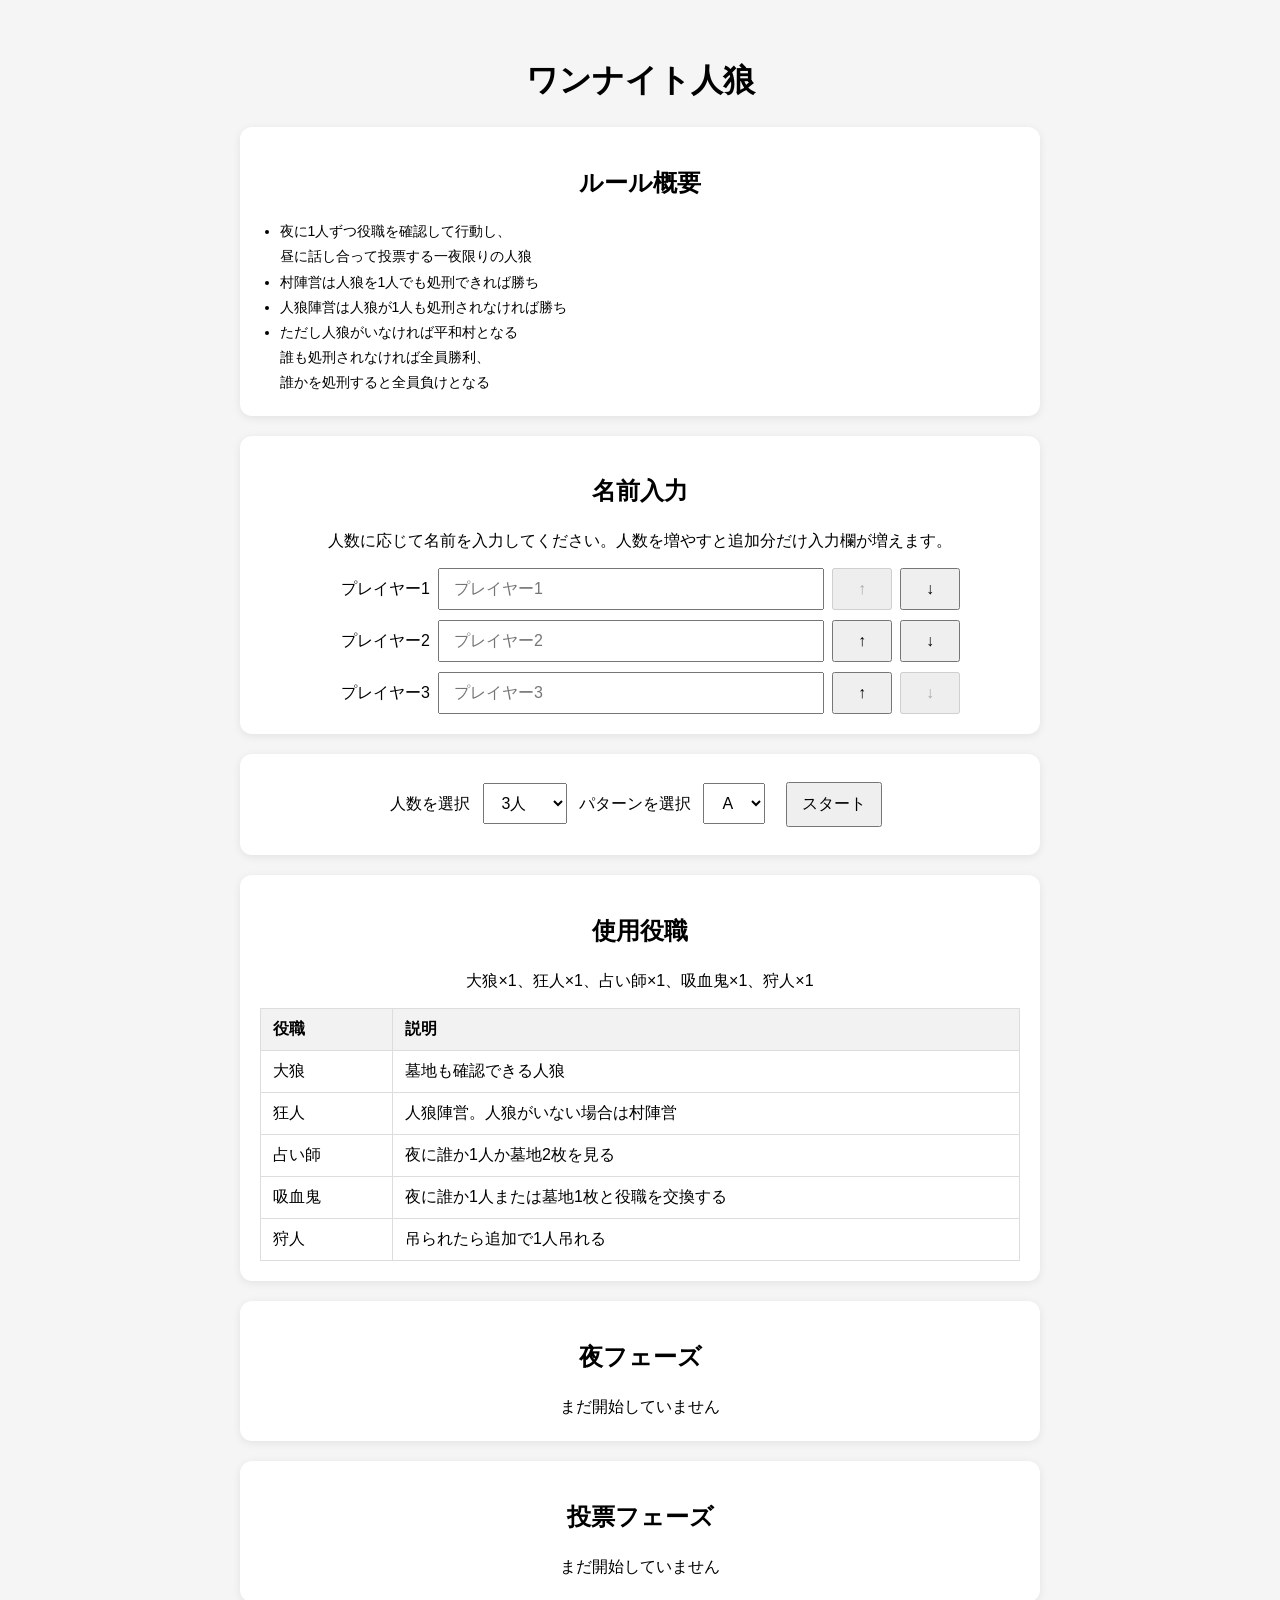
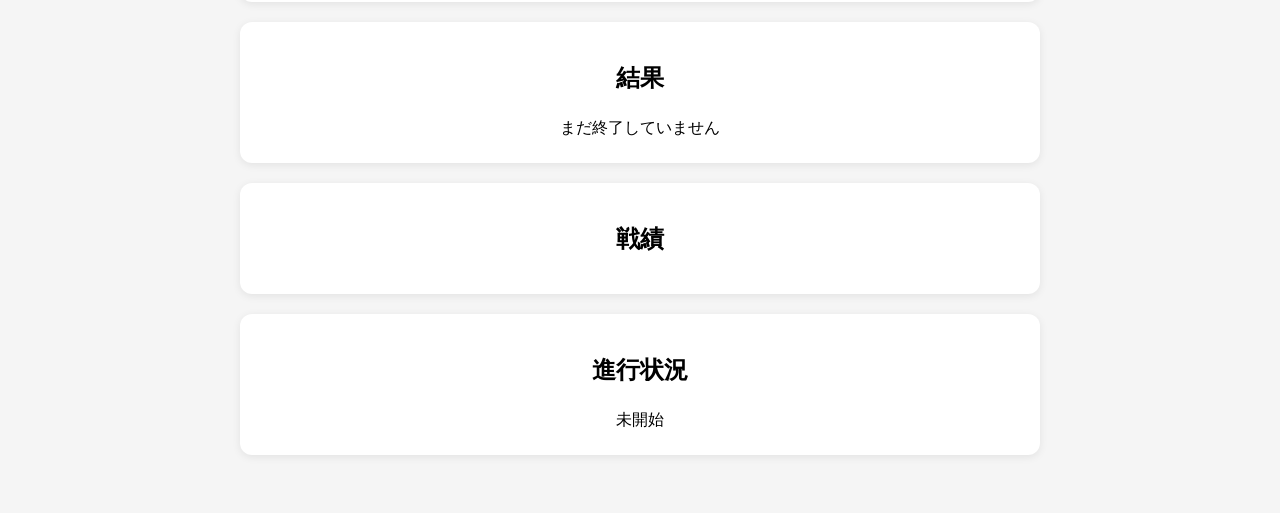
<file: index.html>
<!DOCTYPE html>
<html lang="ja">
<head>
  <meta charset="UTF-8" />
  <meta name="viewport" content="width=device-width, initial-scale=1.0" />
  <title>ワンナイト人狼</title>
  <link rel="stylesheet" href="style.css" />
</head>
<body>
  <h1>ワンナイト人狼</h1>

  <div class="box">
    <h2>ルール概要</h2>
    <ul id="ruleSummary">
      <li>夜に1人ずつ役職を確認して行動し、<br>昼に話し合って投票する一夜限りの人狼</li>
      <li>村陣営は人狼を1人でも処刑できれば勝ち</li>
      <li>人狼陣営は人狼が1人も処刑されなければ勝ち</li>
      <li>ただし人狼がいなければ平和村となる<br>誰も処刑されなければ全員勝利、<br>誰かを処刑すると全員負けとなる</li>
    </ul>
  </div>

  <div class="box">
    <h2>名前入力</h2>
    <p id="nameInputGuide">人数に応じて名前を入力してください。人数を増やすと追加分だけ入力欄が増えます。</p>
    <div id="nameInputs"></div>
  </div>

  <div class="box">
    <label for="playerCount">人数を選択</label>
    <select id="playerCount">
      <option value="2">2人</option>
      <option value="3" selected>3人</option>
      <option value="4">4人</option>
      <option value="5">5人</option>
      <option value="6">6人</option>
      <option value="7">7人</option>
      <option value="8">8人</option>
      <option value="9">9人</option>
      <option value="10">10人</option>
    </select>

    <label for="patternSelect">パターンを選択</label>
    <select id="patternSelect"></select>

    <button id="startBtn">スタート</button>
  </div>

  <div class="box hidden" id="manualRoleBox">
    <h2>配役設定（X）</h2>
    <div id="manualRoleInputs"></div>
    <p id="manualRoleCount">0 / 0</p>
  </div>

  <div class="box">
    <h2>使用役職</h2>
    <p id="roleCountLine">まだ決定していません</p>
    <div id="roleDescriptionWrap" class="table-wrap hidden"></div>
  </div>

  <div class="box">
    <h2>夜フェーズ</h2>
    <p id="nightStatus">まだ開始していません</p>

    <div id="nightActionArea" class="night-action-area hidden">
      <p id="nightRoleText"></p>
      <p id="nightDetail"></p>
      <div id="nightButtons"></div>
      <button id="nightConfirmBtn" class="hidden">確認して次へ</button>
    </div>
  </div>

  <div class="box">
    <h2>投票フェーズ</h2>
    <p id="voteStatus">まだ開始していません</p>
    <button id="startVoteBtn" class="hidden">投票フェーズを開始</button>

    <div id="voteActionArea" class="hidden">
      <div id="voteButtons"></div>
      <p id="voteResult"></p>
      <button id="voteNextBtn" class="hidden">確認して次へ</button>
    </div>
  </div>

  <div class="box">
    <h2>結果</h2>
    <p id="resultHeadline">まだ終了していません</p>
    <p id="resultMeta"></p>
    <div id="resultTableWrap" class="table-wrap hidden"></div>
  </div>

  <div class="box">
    <h2>戦績</h2>
    <div id="statsTableWrap" class="table-wrap hidden"></div>
  </div>

  <div class="box">
    <h2>進行状況</h2>
    <p id="progressText">未開始</p>
  </div>

  <script src="script.js"></script>
</body>
</html>
</file>
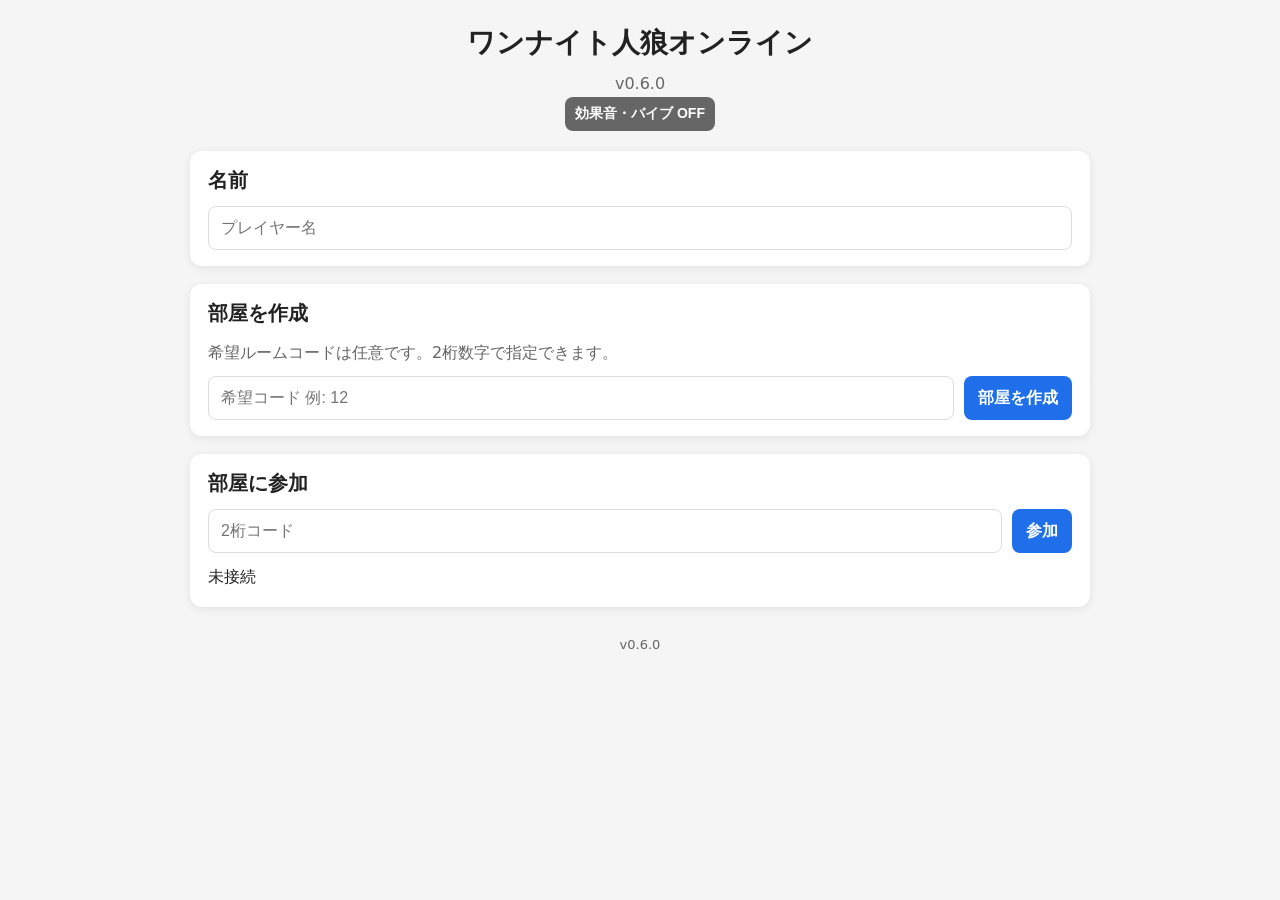
<file: online/index.html>
<!DOCTYPE html>
<html lang="ja">
<head>
  <meta charset="UTF-8" />
  <meta name="viewport" content="width=device-width, initial-scale=1.0" />
  <title>ワンナイト人狼オンライン</title>
  <link rel="stylesheet" href="./style.css?v=0.6.0" />
</head>
<body>
  <div id="connectionOverlay" class="connection-overlay hidden">
    <div class="connection-overlay-card">
      <h2>通信が切断されました</h2>
      <p>再接続中です。復帰しない場合は再接続ボタンを押してください。</p>
      <button id="overlayReconnectBtn" type="button">再接続</button>
    </div>
  </div>

  <main class="app">
    <header class="header">
      <h1>ワンナイト人狼オンライン</h1>
      <p class="sub">v0.6.0</p>
      <button id="soundToggleBtn" type="button" class="small-button secondary">効果音・バイブ OFF</button>
    </header>

    <section class="box compact-box">
      <h2>名前</h2>
      <div class="row one-line">
        <input id="playerNameInput" type="text" maxlength="12" placeholder="プレイヤー名" />
      </div>
    </section>

    <section class="box compact-box">
      <h2>部屋を作成</h2>
      <p class="help">希望ルームコードは任意です。2桁数字で指定できます。</p>
      <div class="row one-line">
        <input
          id="createRoomCodeInput"
          type="text"
          maxlength="2"
          inputmode="numeric"
          autocomplete="off"
          placeholder="希望コード 例: 12"
        />
        <button id="createRoomBtn" type="button">部屋を作成</button>
      </div>
    </section>

    <section class="box compact-box">
      <h2>部屋に参加</h2>
      <div class="row one-line">
        <input
          id="roomCodeInput"
          type="text"
          maxlength="2"
          inputmode="numeric"
          autocomplete="off"
          placeholder="2桁コード"
        />
        <button id="joinRoomBtn" type="button">参加</button>
      </div>

      <div id="reconnectArea" class="hidden reconnect-area">
        <button id="reconnectBtn" type="button">前回の部屋に再接続</button>
      </div>

      <p id="connectionStatus" class="status">未接続</p>
    </section>

    <section id="roomPanel" class="box hidden">
      <h2>ロビー</h2>

      <div id="hostDisconnectWarning" class="warning hidden"></div>

      <div class="room-code-wrap">
        <span>ルームコード</span>
        <strong id="roomCodeText">--</strong>
        <button id="copyRoomCodeBtn" type="button">コピー</button>
      </div>

      <div id="invitePanel" class="invite-panel">
        <div class="invite-url-row">
          <input id="inviteUrlInput" type="text" readonly />
          <button id="copyInviteUrlBtn" type="button">招待URLコピー</button>
        </div>
        <img id="qrImage" class="qr-image" alt="招待QRコード" />
      </div>

      <div id="lobbyNamePanel" class="name-change-panel">
        <h3>名前変更</h3>
        <div class="row one-line">
          <input id="lobbyNameInput" type="text" maxlength="12" placeholder="新しい名前" />
          <button id="changeNameBtn" type="button">変更</button>
        </div>
      </div>

      <p id="phaseText" class="phase">待機中</p>

      <div id="settingsPanel" class="settings-panel">
        <h3>設定</h3>

        <div class="settings-grid">
          <label>
            人数
            <select id="settingPlayerCount"></select>
          </label>

          <label>
            パターン
            <select id="settingPattern"></select>
          </label>

          <label>
            夜行動時間
            <select id="settingNightSeconds"></select>
          </label>

          <label>
            議論時間
            <select id="settingDiscussionSeconds"></select>
          </label>

          <label>
            投票時間
            <select id="settingVoteSeconds"></select>
          </label>
        </div>

        <p id="currentSettingsText" class="readonly-settings"></p>

        <div id="settingsActions" class="actions hidden">
          <button id="saveSettingsBtn" type="button">設定を保存</button>
        </div>

        <p id="settingStatus" class="status"></p>
      </div>

      <div class="table-wrap">
        <table>
          <thead>
            <tr>
              <th>順番</th>
              <th>名前</th>
              <th>枠</th>
              <th>状態</th>
              <th>操作</th>
            </tr>
          </thead>
          <tbody id="playerTableBody"></tbody>
        </table>
      </div>

      <div id="hostControls" class="host-controls hidden">
        <button id="startGameBtn" type="button">開始</button>
        <button id="backToLobbyBtn" type="button" class="secondary hidden">ロビーに戻す</button>
      </div>
    </section>

    <section id="gamePanel" class="box hidden">
      <h2>ゲーム画面</h2>
      <p id="gameStatusText">ゲーム開始状態の同期確認中です。</p>
      <div id="nightActionButtons" class="game-action-buttons"></div>
      <div id="resultCardsWrap" class="result-cards-wrap"></div>
      <div id="localStatsPanel" class="local-stats-panel"></div>
    </section>

    <footer class="footer">
      <span id="versionText">v0.6.0</span>
    </footer>
  </main>

  <script type="module" src="./app.js?v=0.6.0"></script>
</body>
</html>
</file>
<file: style.css>
body {
  font-family: sans-serif;
  text-align: center;
  padding: 30px 20px;
  background: #f5f5f5;
}

h1 {
  margin-bottom: 24px;
}

.box {
  background: white;
  max-width: 760px;
  margin: 0 auto 20px;
  padding: 20px;
  border-radius: 12px;
  box-shadow: 0 2px 8px rgba(0, 0, 0, 0.08);
}

select,
button,
input {
  font-size: 16px;
  padding: 10px 14px;
  margin: 8px;
  box-sizing: border-box;
}

#ruleSummary,
#nameInputGuide,
#roleCountLine,
#nightStatus,
#nightRoleText,
#nightDetail,
#voteStatus,
#voteResult,
#resultHeadline,
#resultMeta,
#progressText,
#manualRoleCount {
  margin: 0;
  line-height: 1.8;
}

#ruleSummary {
  font-size: 14px;
  text-align: left;
  padding-left: 1.4em;
}

#nameInputGuide,
#roleCountLine,
#nightStatus,
#nightRoleText,
#nightDetail,
#voteStatus,
#voteResult,
#resultHeadline,
#resultMeta,
#progressText,
#manualRoleCount {
  white-space: pre-line;
}

#nightRoleText {
  font-weight: bold;
  min-height: 24px;
}

.night-action-area {
  margin-top: 16px;
}

#nightDetail {
  min-height: 28px;
}

#nightButtons,
#voteButtons {
  margin: 12px 0;
}

.choice-button {
  display: inline-block;
  margin: 6px;
}

.hidden {
  display: none;
}

#nameInputs {
  display: flex;
  flex-direction: column;
  gap: 10px;
  align-items: center;
  margin-top: 12px;
}

.name-input-row {
  display: grid;
  grid-template-columns: 110px minmax(0, 1fr) 60px 60px;
  gap: 8px;
  align-items: center;
  width: min(100%, 640px);
}

.name-input-row label {
  text-align: right;
}

.name-input-row input {
  width: 100%;
  margin: 0;
  box-sizing: border-box;
}

.name-move-btn {
  width: 100%;
  margin: 0;
  padding: 10px 0;
  box-sizing: border-box;
}

#manualRoleInputs {
  display: flex;
  flex-direction: column;
  gap: 10px;
  align-items: center;
  margin-top: 12px;
}

.manual-role-row {
  display: grid;
  grid-template-columns: 120px 56px 64px 56px;
  gap: 8px;
  align-items: center;
  width: min(100%, 420px);
}

.manual-role-row label {
  text-align: right;
}

.manual-role-btn {
  width: 100%;
  margin: 0;
  padding: 10px 0;
}

.manual-role-value {
  display: inline-block;
  text-align: center;
  font-weight: bold;
}

#manualRoleCount {
  font-weight: bold;
  margin-top: 12px;
}

#manualRoleCount.invalid {
  color: #c62828;
}

.table-wrap {
  overflow-x: auto;
  margin-top: 12px;
}

.result-table,
.stats-table,
.role-table {
  width: 100%;
  border-collapse: collapse;
  text-align: left;
}

.result-table th,
.result-table td,
.stats-table th,
.stats-table td,
.role-table th,
.role-table td {
  border: 1px solid #ddd;
  padding: 10px 12px;
  vertical-align: top;
}

.result-table th,
.stats-table th,
.role-table th {
  background: #f2f2f2;
}

.result-table td:nth-child(1),
.stats-table td:nth-child(1),
.role-table td:nth-child(1) {
  white-space: nowrap;
}

@media (max-width: 600px) {
  .name-input-row {
    grid-template-columns: 1fr;
  }

  .name-input-row label {
    text-align: center;
  }

  .manual-role-row {
    grid-template-columns: 1fr 56px 64px 56px;
  }

  .manual-role-row label {
    text-align: center;
  }
}
</file>
<file: online/style.css>
:root {
  --bg: #f5f5f5;
  --panel: #ffffff;
  --text: #222222;
  --muted: #666666;
  --line: #dddddd;
  --primary: #1f6feb;
  --primary-dark: #1558bd;
  --danger: #c62828;
  --blue: #1565c0;
  --red: #c62828;
  --warning: #fff4cc;
  --warning-line: #e0b300;
  --shadow: rgba(0, 0, 0, 0.08);
}

* {
  box-sizing: border-box;
}

body {
  margin: 0;
  padding: 24px 16px;
  font-family: system-ui, -apple-system, BlinkMacSystemFont, "Helvetica Neue", sans-serif;
  background: var(--bg);
  color: var(--text);
}

.app {
  width: min(100%, 900px);
  margin: 0 auto;
}

.header {
  text-align: center;
  margin-bottom: 20px;
}

h1 {
  margin: 0 0 8px;
  font-size: 28px;
}

h2 {
  margin: 0 0 12px;
  font-size: 20px;
}

h3 {
  margin: 0 0 10px;
  font-size: 17px;
}

.sub,
.help,
.status,
.phase,
.readonly-settings,
#gameStatusText {
  margin: 0;
  line-height: 1.7;
}

.sub,
.help {
  color: var(--muted);
}

.box {
  background: var(--panel);
  margin-bottom: 18px;
  padding: 18px;
  border-radius: 12px;
  box-shadow: 0 2px 8px var(--shadow);
}

.compact-box {
  padding: 16px 18px;
}

.row,
.actions,
.host-controls {
  display: flex;
  flex-wrap: wrap;
  gap: 10px;
  align-items: center;
  margin-top: 10px;
}

.one-line {
  flex-wrap: nowrap;
}

input,
button,
select {
  font-size: 16px;
  border-radius: 8px;
}

input,
select {
  height: 44px;
  padding: 8px 12px;
  min-width: 0;
  border: 1px solid var(--line);
  background: #ffffff;
}

.row input,
.row select {
  flex: 1 1 auto;
}

button {
  min-height: 44px;
  padding: 8px 14px;
  border: none;
  background: var(--primary);
  color: #ffffff;
  font-weight: 700;
  cursor: pointer;
  white-space: nowrap;
}

button:hover {
  background: var(--primary-dark);
}

button:disabled {
  background: #999999;
  cursor: not-allowed;
}

button.secondary {
  background: #666666;
}

button.danger {
  background: var(--danger);
}

.small-button {
  min-height: 34px;
  padding: 6px 10px;
  font-size: 14px;
}

.status {
  margin-top: 10px;
  white-space: pre-line;
}

.reconnect-area {
  margin-top: 10px;
}

.room-code-wrap {
  display: flex;
  flex-wrap: wrap;
  gap: 10px;
  align-items: center;
  margin-bottom: 12px;
}

#roomCodeText {
  font-size: 32px;
  letter-spacing: 0.12em;
}

.phase {
  font-weight: 700;
  margin: 12px 0;
}

.warning {
  border: 1px solid var(--warning-line);
  background: var(--warning);
  padding: 12px;
  border-radius: 10px;
  font-weight: 700;
  margin-bottom: 12px;
  white-space: pre-line;
}

.invite-panel {
  display: grid;
  grid-template-columns: 1fr auto;
  gap: 14px;
  align-items: center;
  border: 1px solid var(--line);
  border-radius: 12px;
  padding: 12px;
  background: #fafafa;
  margin-bottom: 12px;
}

.invite-url-row {
  display: flex;
  gap: 8px;
  align-items: center;
}

#inviteUrlInput {
  width: 100%;
}

.qr-image {
  width: 140px;
  height: 140px;
  border: 1px solid var(--line);
  border-radius: 8px;
  background: #ffffff;
}

.name-change-panel {
  border: 1px solid var(--line);
  border-radius: 12px;
  padding: 12px;
  background: #fafafa;
  margin-bottom: 12px;
}

.settings-panel {
  border: 1px solid var(--line);
  border-radius: 12px;
  padding: 14px;
  margin: 14px 0;
  background: #fafafa;
}

.settings-grid {
  display: grid;
  grid-template-columns: repeat(2, minmax(0, 1fr));
  gap: 12px;
  margin-top: 10px;
}

.settings-grid label {
  display: flex;
  flex-direction: column;
  gap: 6px;
  font-weight: 700;
  color: var(--text);
}

.settings-grid select {
  width: 100%;
}

.readonly-settings {
  margin-top: 12px;
  white-space: pre-line;
  color: var(--muted);
}

.table-wrap {
  overflow-x: auto;
}

table {
  width: 100%;
  border-collapse: collapse;
  text-align: left;
}

th,
td {
  border: 1px solid var(--line);
  padding: 10px;
  vertical-align: middle;
}

th {
  background: #f2f2f2;
}

.player-actions {
  display: flex;
  flex-wrap: wrap;
  gap: 6px;
}

.player-actions button {
  padding: 7px 9px;
  font-size: 14px;
  min-height: 36px;
}

.connected {
  color: #087f23;
  font-weight: 700;
}

.disconnected {
  color: var(--danger);
  font-weight: 700;
}

.entry-slot {
  color: var(--primary);
  font-weight: 700;
}

.wait-slot {
  color: var(--muted);
}

#gameStatusText {
  white-space: pre-line;
}

.game-action-buttons {
  display: flex;
  flex-wrap: wrap;
  gap: 10px;
  margin-top: 14px;
}

.result-cards-wrap {
  margin-top: 16px;
  display: grid;
  gap: 12px;
}

.result-headline {
  font-size: 24px;
  font-weight: 800;
  margin-bottom: 8px;
}

.result-blue {
  color: var(--blue);
}

.result-red {
  color: var(--red);
}

.result-card {
  border: 1px solid var(--line);
  border-radius: 12px;
  padding: 14px;
  background: #ffffff;
  box-shadow: 0 1px 5px var(--shadow);
}

.result-card.self {
  border-width: 2px;
  border-color: var(--primary);
}

.result-card-title {
  font-size: 18px;
  font-weight: 800;
  margin-bottom: 8px;
}

.result-card-line {
  line-height: 1.7;
  white-space: pre-line;
}

.result-meta {
  border: 1px solid var(--line);
  border-radius: 12px;
  padding: 14px;
  background: #fafafa;
  white-space: pre-line;
}

.local-stats-panel {
  margin-top: 16px;
  padding: 12px;
  border: 1px solid var(--line);
  border-radius: 10px;
  background: #fafafa;
  white-space: pre-line;
}

.stats-actions {
  display: flex;
  flex-wrap: wrap;
  gap: 8px;
  margin: 10px 0;
}

.stats-actions button {
  min-height: 36px;
  font-size: 14px;
  padding: 6px 10px;
}

.footer {
  text-align: center;
  color: var(--muted);
  font-size: 13px;
  padding: 12px 0 24px;
}

.connection-overlay {
  position: fixed;
  inset: 0;
  z-index: 9999;
  background: rgba(0, 0, 0, 0.64);
  display: flex;
  justify-content: center;
  align-items: center;
  padding: 20px;
}

.connection-overlay-card {
  width: min(100%, 420px);
  background: #ffffff;
  color: var(--text);
  border-radius: 16px;
  padding: 24px;
  text-align: center;
  box-shadow: 0 8px 32px rgba(0, 0, 0, 0.22);
}

.connection-overlay-card h2 {
  margin-bottom: 10px;
}

.hidden {
  display: none !important;
}

@media (max-width: 640px) {
  body {
    padding: 16px 10px;
  }

  h1 {
    font-size: 24px;
  }

  .box {
    padding: 14px;
  }

  .one-line {
    flex-direction: row;
  }

  .one-line input {
    min-width: 0;
  }

  .one-line button {
    flex: 0 0 auto;
  }

  .settings-grid {
    grid-template-columns: 1fr;
  }

  .invite-panel {
    grid-template-columns: 1fr;
  }

  .invite-url-row {
    flex-direction: column;
    align-items: stretch;
  }

  .qr-image {
    justify-self: center;
  }

  .host-controls,
  .game-action-buttons,
  .stats-actions {
    flex-direction: column;
    align-items: stretch;
  }

  .host-controls button,
  .game-action-buttons button,
  .stats-actions button {
    width: 100%;
  }
}
</file>
